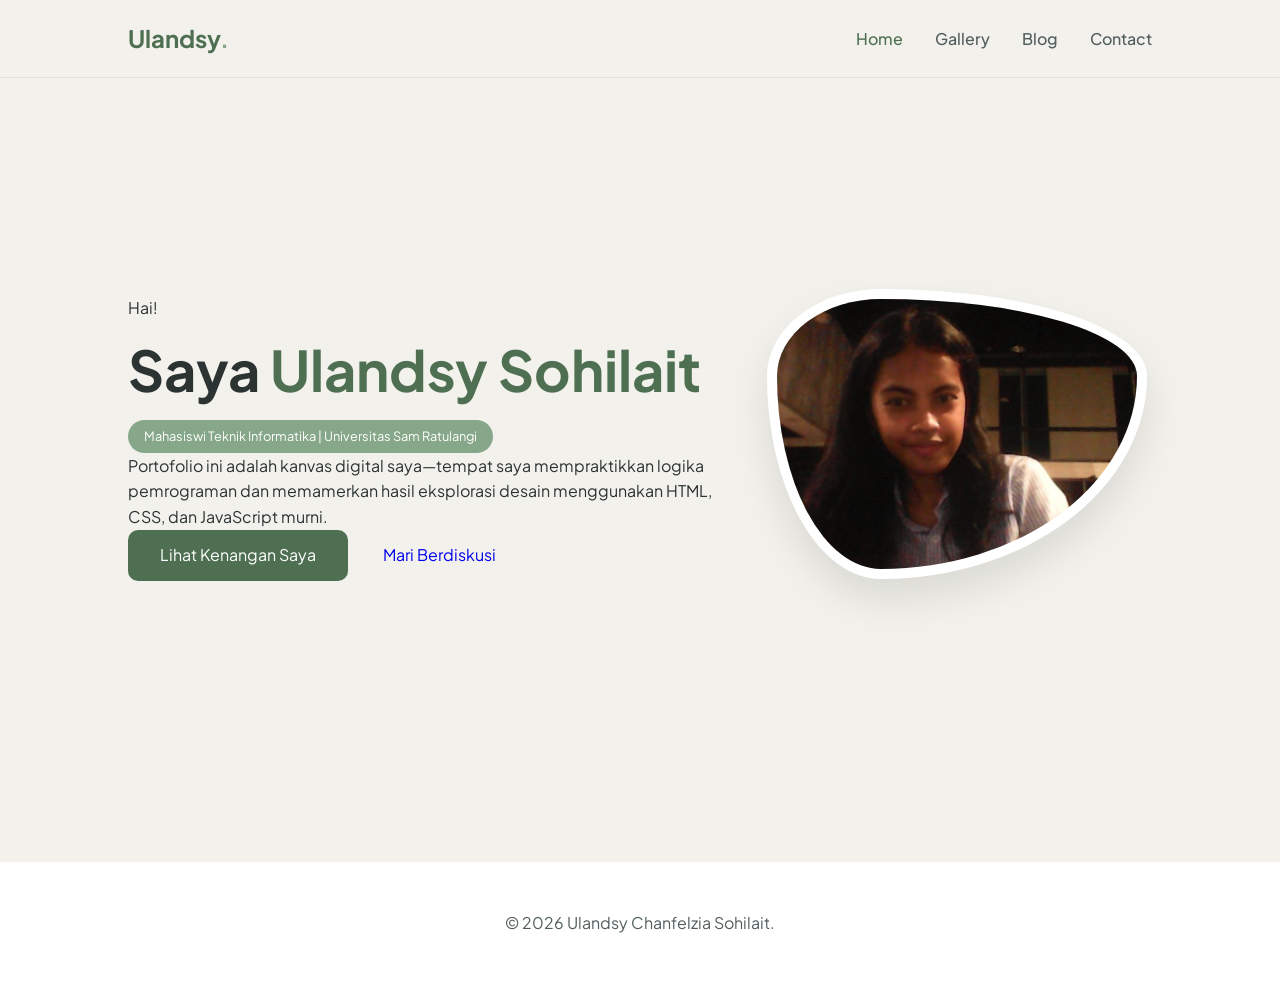
<file: index.html>
<!doctype html>
<html lang="id">
  <head>
    <meta charset="UTF-8" />
    <meta name="viewport" content="width=device-width, initial-scale=1.0" />
    <title>Ulandsy Sohilait | Personal Portfolio</title>

    <link rel="preconnect" href="https://fonts.googleapis.com" />
    <link rel="preconnect" href="https://fonts.gstatic.com" crossorigin />
    <link
      href="https://fonts.googleapis.com/css2?family=Plus+Jakarta+Sans:wght@400;500;600;700&display=swap"
      rel="stylesheet"
    />

    <link rel="stylesheet" href="css/style.css" />

    <link rel="shortcut icon" href="ico/favicon.ico" />
    <link rel="apple-touch-icon" sizes="180x180" href="/apple-touch-icon.png" />
    <link rel="icon" type="image/png" sizes="32x32" href="/favicon-32x32.png" />
    <link rel="icon" type="image/png" sizes="16x16" href="/favicon-16x16.png" />
    <link rel="manifest" href="ico/site.webmanifest" />
  </head>

  <body>
    <nav class="navbar">
      <div class="logo">Ulandsy<span>.</span></div>
      <div class="menu-toggle" id="mobile-menu">
        <span class="bar"></span>
        <span class="bar"></span>
        <span class="bar"></span>
      </div>
      <ul class="nav-links">
        <li><a href="index.html" class="active">Home</a></li>
        <li><a href="gallery.html">Gallery</a></li>
        <li><a href="blog.html">Blog</a></li>
        <li><a href="contact.html">Contact</a></li>
      </ul>
    </nav>

    <main>
      <section class="hero">
        <div class="hero-text fade-in-up">
          <p class="greeting">Hai!</p>
          <h1 class="title">
            Saya <span class="highlight">Ulandsy Sohilait</span>
          </h1>

          <div class="role-badge">
            Mahasiswi Teknik Informatika | Universitas Sam Ratulangi
          </div>

          <div class="bio">
            <p>
              Portofolio ini adalah kanvas digital saya—tempat saya
              mempraktikkan logika pemrograman dan memamerkan hasil eksplorasi
              desain menggunakan HTML, CSS, dan JavaScript murni.
            </p>
          </div>

          <div class="cta-buttons">
            <a href="gallery.html" class="btn btn-primary"
              >Lihat Kenangan Saya</a
            >
            <a href="contact.html" class="btn btn-outline">Mari Berdiskusi</a>
          </div>
        </div>

        <div class="hero-image fade-in-up">
          <div class="image-frame">
            <img
              src="images/fotoprofil.jpg"
              alt="Ulandsy Chanfelzia Sohilait"
              class="profile-img"
            />
            <div class="decoration-box"></div>
          </div>
        </div>
      </section>
    </main>

    <footer>
      <p>&copy; 2026 Ulandsy Chanfelzia Sohilait.</p>
    </footer>

    <script src="js/script.js"></script>
  </body>
</html>
</file>
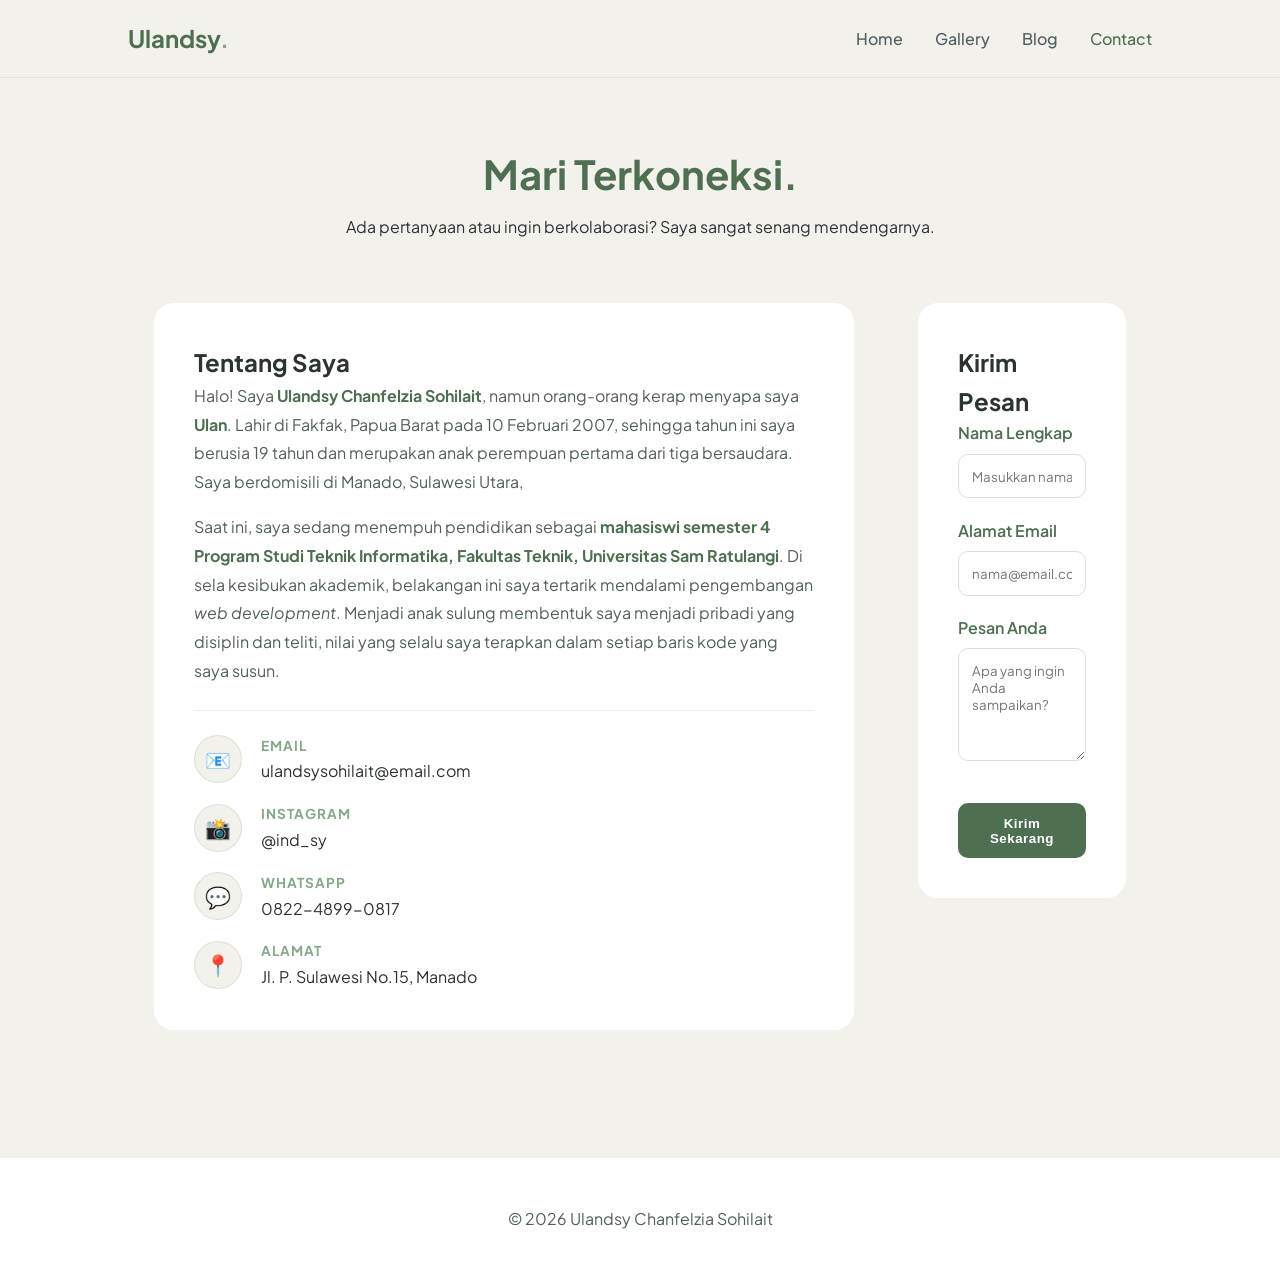
<file: contact.html>
<!doctype html>
<html lang="id">
  <head>
    <meta charset="UTF-8" />
    <meta name="viewport" content="width=device-width, initial-scale=1.0" />
    <title>Contact | Ulandsy Sohilait</title>

    <link rel="preconnect" href="https://fonts.googleapis.com" />
    <link rel="preconnect" href="https://fonts.gstatic.com" crossorigin />
    <link
      href="https://fonts.googleapis.com/css2?family=Plus+Jakarta+Sans:wght@400;500;600;700&display=swap"
      rel="stylesheet"
    />
    <link rel="stylesheet" href="css/style.css" />

    <link rel="shortcut icon" href="ico/favicon.ico" />
    <link
      rel="apple-touch-icon"
      sizes="180x180"
      href="ico/apple-touch-icon.png"
    />
    <link
      rel="icon"
      type="image/png"
      sizes="32x32"
      href="ico/favicon-32x32.png"
    />
    <link
      rel="icon"
      type="image/png"
      sizes="16x16"
      href="ico/favicon-16x16.png"
    />
    <link rel="manifest" href="ico/site.webmanifest" />
  </head>
  <body>
    <nav class="navbar">
      <div class="logo">Ulandsy<span>.</span></div>
      <div class="menu-toggle" id="mobile-menu">
        <span class="bar"></span>
        <span class="bar"></span>
        <span class="bar"></span>
      </div>
      <ul class="nav-links">
        <li><a href="index.html">Home</a></li>
        <li><a href="gallery.html">Gallery</a></li>
        <li><a href="blog.html">Blog</a></li>
        <li><a href="contact.html" class="active">Contact</a></li>
      </ul>
    </nav>

    <main class="container">
      <header class="section-intro fade-in">
        <h1 class="page-title">Mari Terkoneksi<span>.</span></h1>
        <p class="page-subtitle">
          Ada pertanyaan atau ingin berkolaborasi? Saya sangat senang
          mendengarnya.
        </p>
      </header>

      <div class="contact-wrapper">
        <section class="contact-info fade-in">
          <div class="info-card">
            <h2>Tentang Saya</h2>

            <div class="personal-bio">
              <p>
                Halo! Saya <strong>Ulandsy Chanfelzia Sohilait</strong>, namun
                orang-orang kerap menyapa saya <strong>Ulan</strong>. Lahir di
                Fakfak, Papua Barat pada 10 Februari 2007, sehingga tahun ini
                saya berusia 19 tahun dan merupakan anak perempuan pertama dari
                tiga bersaudara. Saya berdomisili di Manado, Sulawesi Utara,
              </p>
              <p style="margin-top: 10px">
                Saat ini, saya sedang menempuh pendidikan sebagai
                <strong
                  >mahasiswi semester 4 Program Studi Teknik Informatika,
                  Fakultas Teknik, Universitas Sam Ratulangi</strong
                >. Di sela kesibukan akademik, belakangan ini saya tertarik
                mendalami pengembangan <em>web development</em>. Menjadi anak
                sulung membentuk saya menjadi pribadi yang disiplin dan teliti,
                nilai yang selalu saya terapkan dalam setiap baris kode yang
                saya susun.
              </p>
            </div>

            <hr class="divider" />

            <div class="info-list">
              <div class="info-item">
                <div class="info-icon">📧</div>
                <div class="info-text">
                  <strong>Email</strong>
                  <p>ulandsysohilait@email.com</p>
                </div>
              </div>
              <div class="info-item">
                <div class="info-icon">📸</div>
                <div class="info-text">
                  <strong>Instagram</strong>
                  <p>
                    <a href="https://www.instagram.com/ind_sy" target="_blank"
                      >@ind_sy</a
                    >
                  </p>
                </div>
              </div>
              <div class="info-item">
                <div class="info-icon">💬</div>
                <div class="info-text">
                  <strong>WhatsApp</strong>
                  <p>0822-4899-0817</p>
                </div>
              </div>
              <div class="info-item">
                <div class="info-icon">📍</div>
                <div class="info-text">
                  <strong>Alamat</strong>
                  <p>Jl. P. Sulawesi No.15, Manado</p>
                </div>
              </div>
            </div>
          </div>
        </section>

        <section class="contact-form-section fade-in">
          <div class="form-card">
            <h2>Kirim Pesan</h2>
            <form
              id="contactForm"
              action="https://formspree.io/f/xwvyqodl"
              method="POST"
            >
              <div class="form-group">
                <label for="nama">Nama Lengkap</label>
                <input
                  type="text"
                  id="nama"
                  name="name"
                  placeholder="Masukkan nama Anda"
                  required
                />
              </div>

              <div class="form-group">
                <label for="email">Alamat Email</label>
                <input
                  type="email"
                  id="email"
                  name="email"
                  placeholder="nama@email.com"
                  required
                />
              </div>

              <div class="form-group">
                <label for="pesan">Pesan Anda</label>
                <textarea
                  id="pesan"
                  name="message"
                  rows="5"
                  placeholder="Apa yang ingin Anda sampaikan?"
                  required
                ></textarea>
              </div>

              <button type="submit" class="btn btn-primary btn-full">
                Kirim Sekarang
              </button>
            </form>
          </div>
        </section>
      </div>
    </main>

    <footer>
      <p>© 2026 Ulandsy Chanfelzia Sohilait</p>
    </footer>

    <script src="js/script.js"></script>
  </body>
</html>
</file>
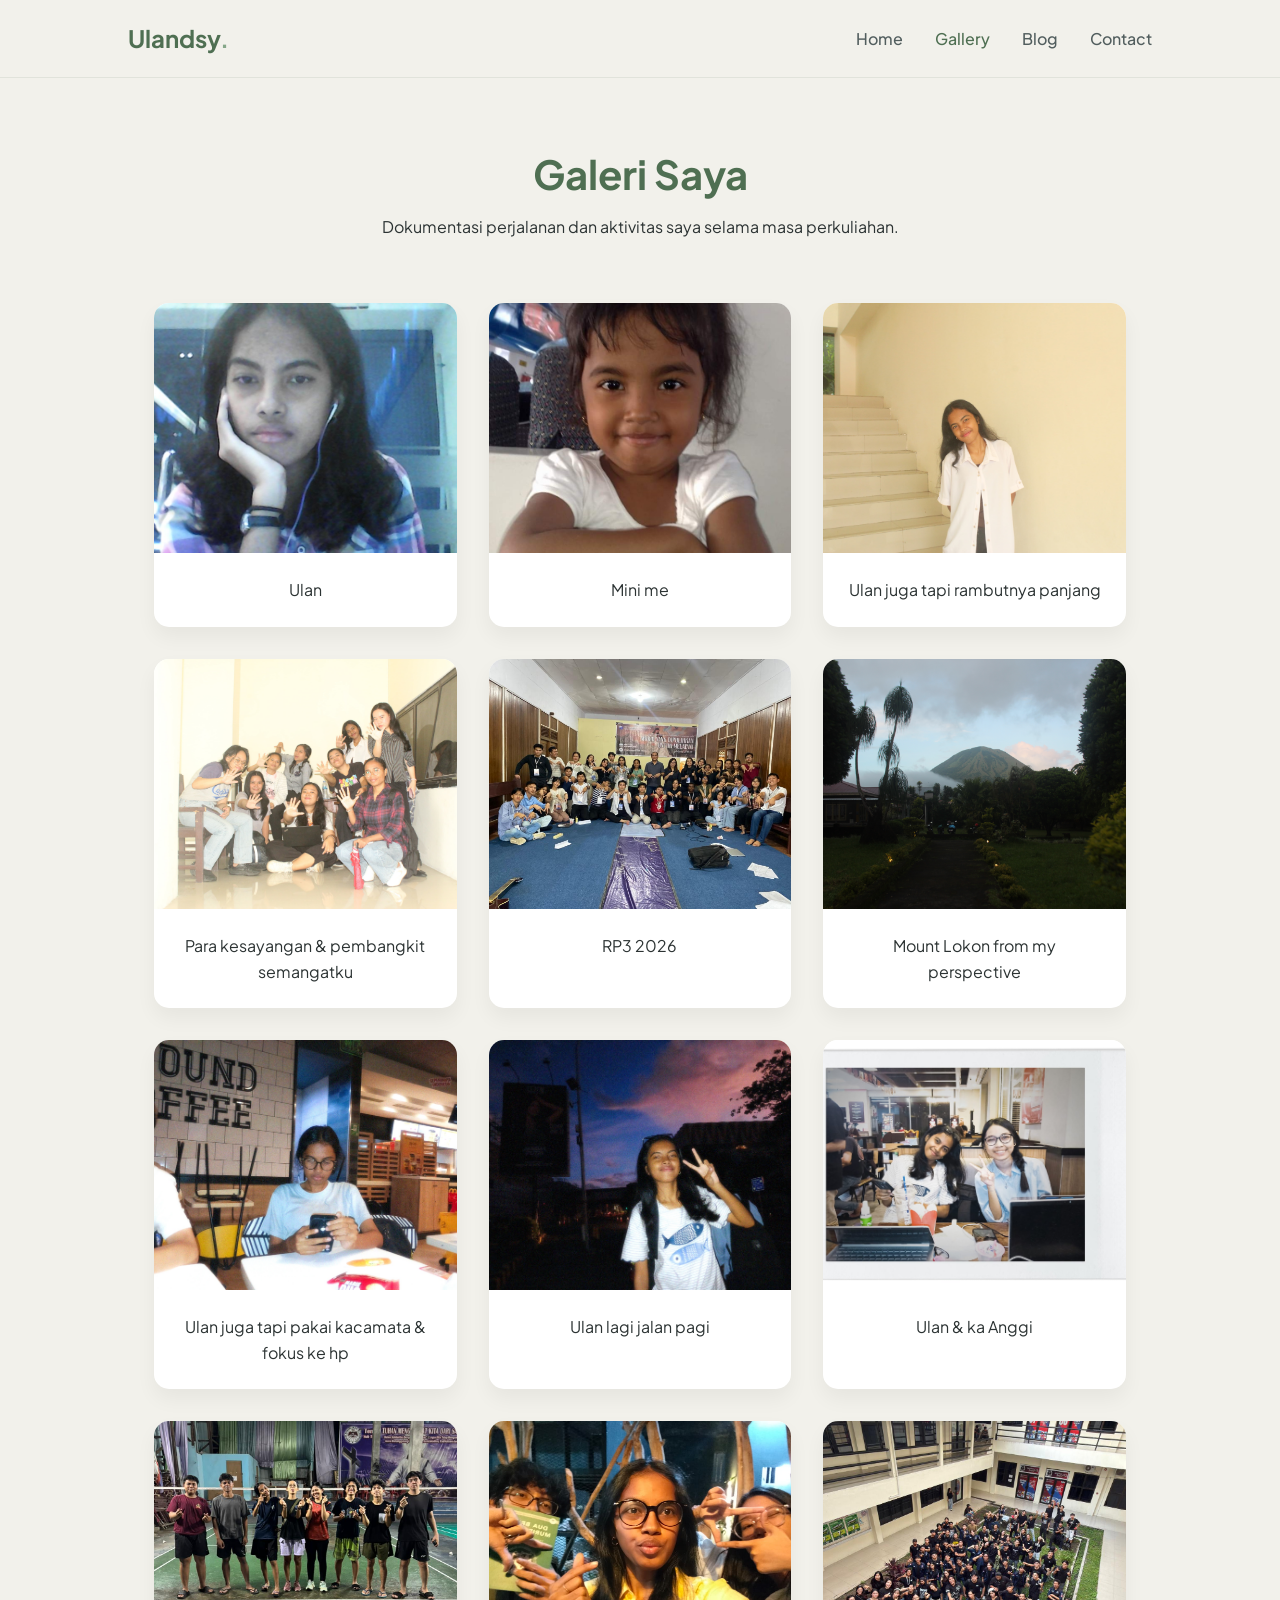
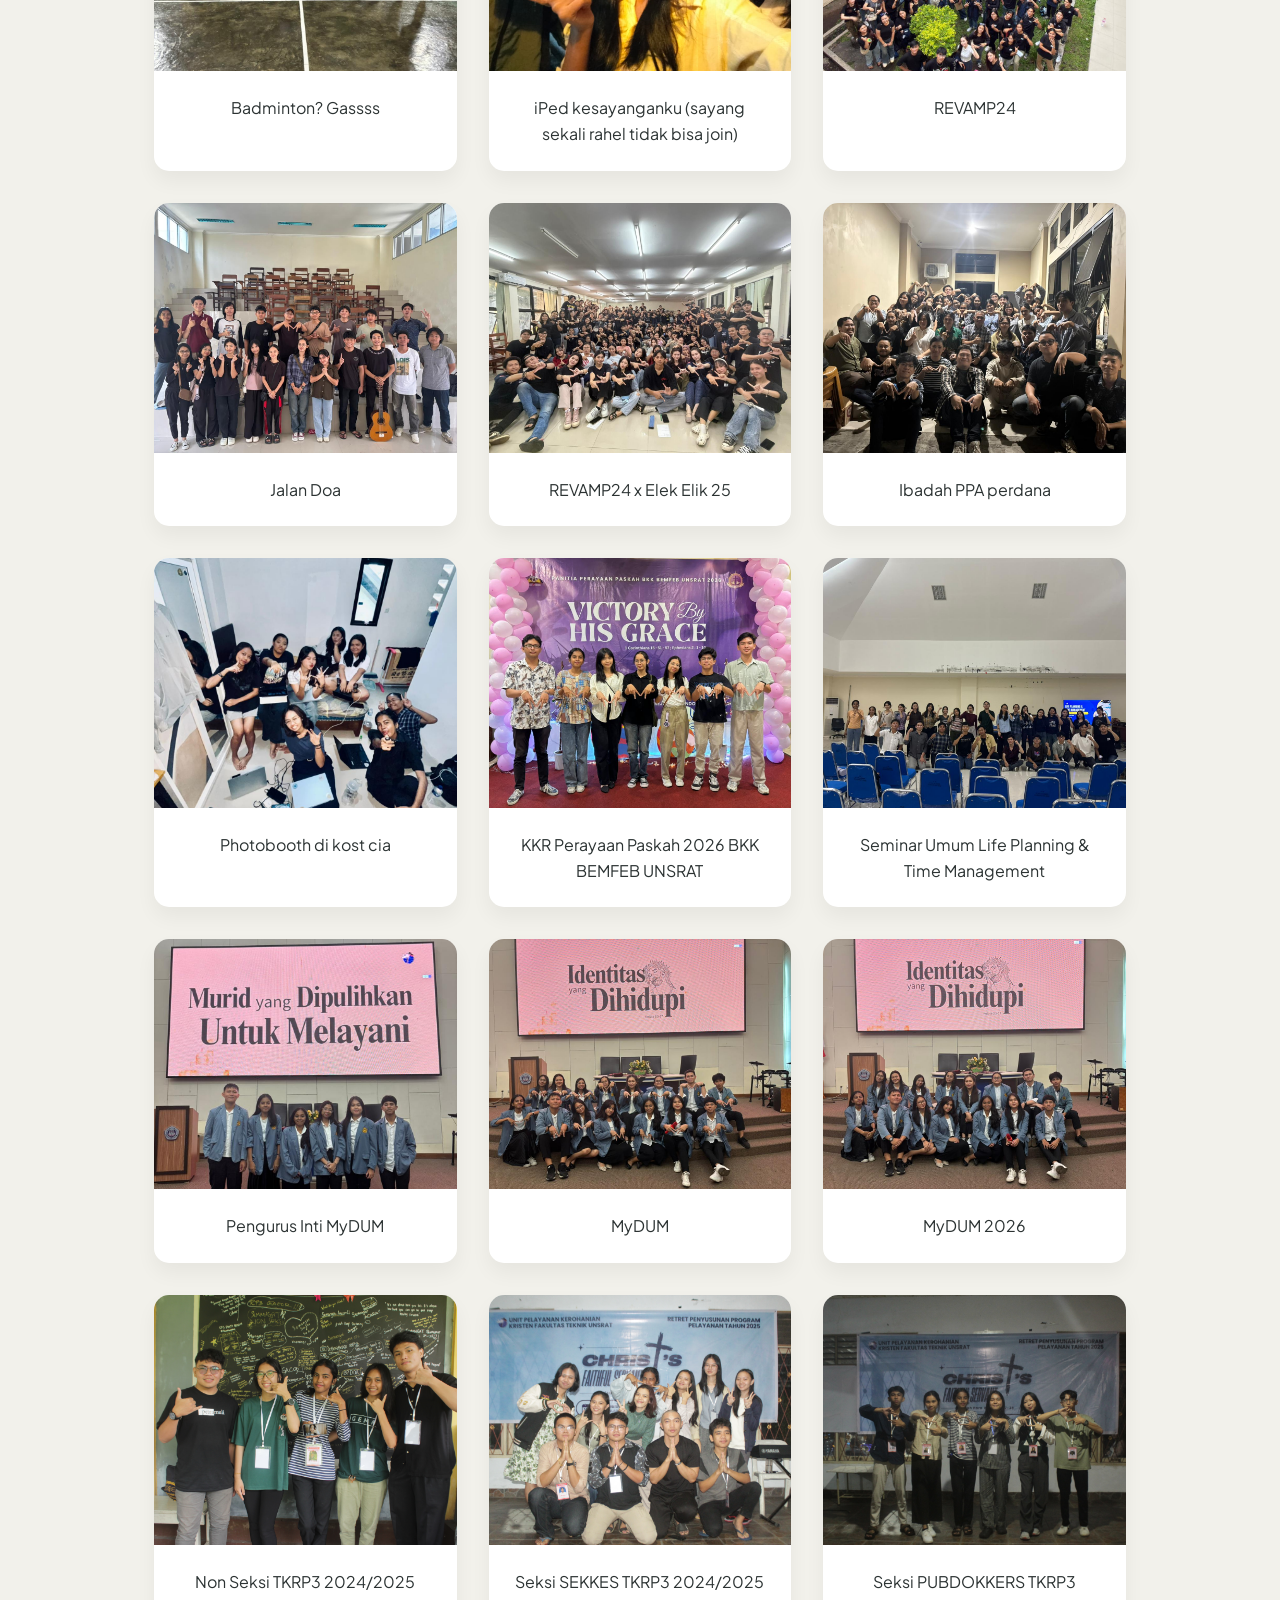
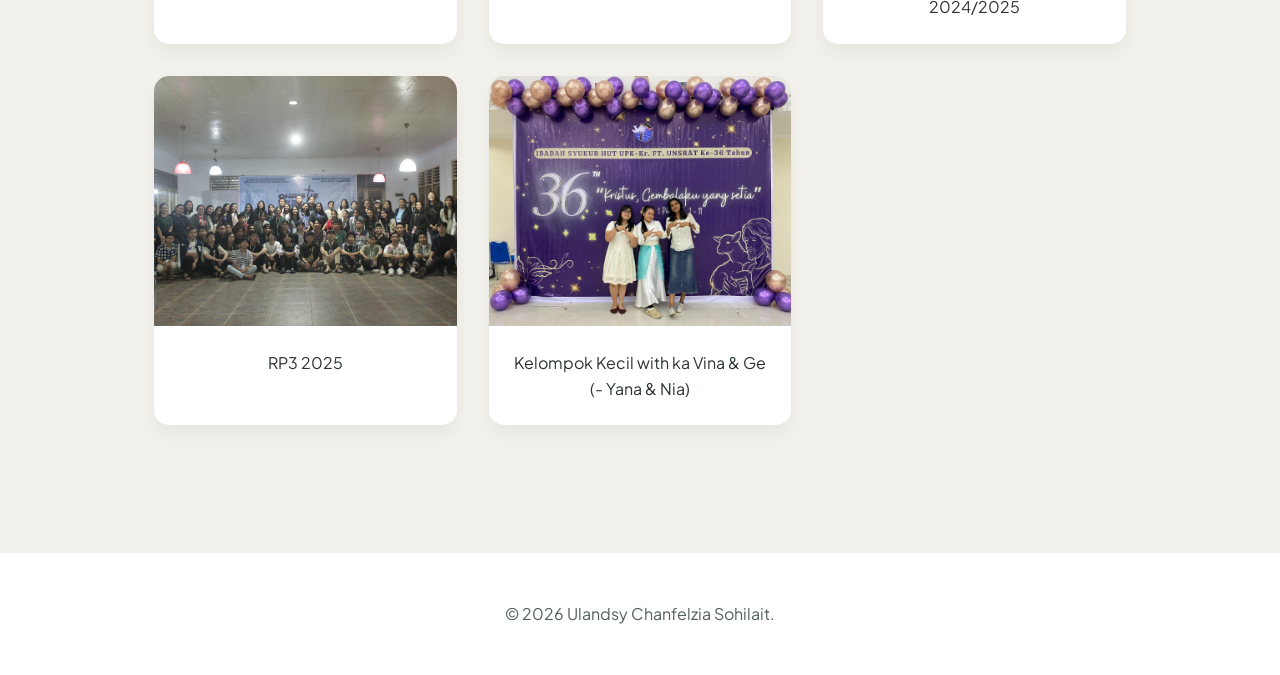
<file: gallery.html>
<!doctype html>
<html lang="id">
  <head>
    <meta charset="UTF-8" />
    <meta name="viewport" content="width=device-width, initial-scale=1.0" />
    <title>Gallery | Ulandsy Sohilait</title>

    <!-- Google Fonts -->
    <link rel="preconnect" href="https://fonts.googleapis.com" />
    <link rel="preconnect" href="https://fonts.gstatic.com" crossorigin />
    <link
      href="https://fonts.googleapis.com/css2?family=Plus+Jakarta+Sans:wght@400;500;600;700&display=swap"
      rel="stylesheet"
    />

    <link rel="stylesheet" href="css/style.css" />

    <link rel="shortcut icon" href="ico/favicon.ico">
    <link rel="apple-touch-icon" sizes="180x180" href="/apple-touch-icon.png">
    <link rel="icon" type="image/png" sizes="32x32" href="/favicon-32x32.png">
    <link rel="icon" type="image/png" sizes="16x16" href="/favicon-16x16.png">
    <link rel="manifest" href="ico/site.webmanifest">
  </head>
  <body>
    <nav class="navbar">
      <div class="logo">Ulandsy<span>.</span></div>
      <div class="menu-toggle" id="mobile-menu">
        <span class="bar"></span>
        <span class="bar"></span>
        <span class="bar"></span>
      </div>
      <ul class="nav-links">
        <li><a href="index.html">Home</a></li>
        <li><a href="gallery.html" class="active">Gallery</a></li>
        <li><a href="blog.html">Blog</a></li>
        <li><a href="contact.html">Contact</a></li>
      </ul>
    </nav>

    <main class="container">
      <header class="section-intro fade-in">
        <h1 class="page-title">Galeri Saya</h1>
        <p class="page-subtitle">
          Dokumentasi perjalanan dan aktivitas saya selama masa perkuliahan.
        </p>
      </header>

      <div class="gallery-grid">
        <div class="gallery-card fade-in">
          <div class="img-wrapper">
            <img
              src="images/foto1.jpg"
              alt="Ulandsy sedang mengerjakan tugas"
            />
            <div class="img-overlay"><span>Zoom</span></div>
          </div>
          <div class="img-info">
            <p>Ulan</p>
          </div>
        </div>

        <div class="gallery-card fade-in">
          <div class="img-wrapper">
            <img src="images/foto2.jpg" alt="Foto masa kecil Ulandsy" />
            <div class="img-overlay"><span>Zoom</span></div>
          </div>
          <div class="img-info"><p>Mini me</p></div>
        </div>

        <div class="gallery-card fade-in">
          <div class="img-wrapper">
            <img src="images/foto3.jpg" alt="Ulandsy semester 2" />
            <div class="img-overlay"><span>Zoom</span></div>
          </div>
          <div class="img-info">
            <p>Ulan juga tapi rambutnya panjang</p>
          </div>
        </div>

        <div class="gallery-card fade-in">
          <div class="img-wrapper">
            <img src="images/foto4.jpg" alt="Ulandsy bersama teman-teman" />
            <div class="img-overlay"><span>Zoom</span></div>
          </div>
          <div class="img-info">
            <p>Para kesayangan & pembangkit semangatku</p>
          </div>
        </div>

        <div class="gallery-card fade-in">
          <div class="img-wrapper">
            <img src="images/foto5.jpg" alt="Ulandsy bersama PPA" />
            <div class="img-overlay"><span>Zoom</span></div>
          </div>
          <div class="img-info">
            <p>RP3 2026</p>
          </div>
        </div>

        <div class="gallery-card fade-in">
          <div class="img-wrapper">
            <img src="images/foto6.JPG" alt="Hobi fotografi" />
            <div class="img-overlay"><span>Zoom</span></div>
          </div>
          <div class="img-info">
            <p>Mount Lokon from my perspective</p>
          </div>
        </div>

        <div class="gallery-card fade-in">
          <div class="img-wrapper">
            <img src="images/foto7.jpg" alt="Deskripsi foto 7" />
            <div class="img-overlay"><span>Zoom</span></div>
          </div>
          <div class="img-info">
            <p>Ulan juga tapi pakai kacamata & fokus ke hp</p>
          </div>
        </div>

        <div class="gallery-card fade-in">
          <div class="img-wrapper">
            <img src="images/foto8.jpg" alt="Deskripsi foto 8" />
            <div class="img-overlay"><span>Zoom</span></div>
          </div>
          <div class="img-info">
            <p>Ulan lagi jalan pagi</p>
          </div>
        </div>

        <div class="gallery-card fade-in">
          <div class="img-wrapper">
            <img src="images/foto9.jpg" alt="Deskripsi foto 9" />
            <div class="img-overlay"><span>Zoom</span></div>
          </div>
          <div class="img-info">
            <p>Ulan & ka Anggi</p>
          </div>
        </div>

        <div class="gallery-card fade-in">
          <div class="img-wrapper">
            <img src="images/foto10.jpg" alt="Deskripsi foto 10" />
            <div class="img-overlay"><span>Zoom</span></div>
          </div>
          <div class="img-info">
            <p>Badminton? Gassss</p>
          </div>
        </div>

        <div class="gallery-card fade-in">
          <div class="img-wrapper">
            <img src="images/foto11.jpg" alt="Deskripsi foto 11" />
            <div class="img-overlay"><span>Zoom</span></div>
          </div>
          <div class="img-info">
            <p>iPed kesayanganku (sayang sekali rahel tidak bisa join)</p>
          </div>
        </div>

        <div class="gallery-card fade-in">
          <div class="img-wrapper">
            <img src="images/foto12.jpg" alt="Deskripsi foto 12" />
            <div class="img-overlay"><span>Zoom</span></div>
          </div>
          <div class="img-info">
            <p>REVAMP24</p>
          </div>
        </div>

        <div class="gallery-card fade-in">
          <div class="img-wrapper">
            <img src="images/foto13.jpg" alt="Deskripsi foto 13" />
            <div class="img-overlay"><span>Zoom</span></div>
          </div>
          <div class="img-info">
            <p>Jalan Doa</p>
          </div>
        </div>

        <div class="gallery-card fade-in">
          <div class="img-wrapper">
            <img src="images/foto14.jpg" alt="Deskripsi foto 14" />
            <div class="img-overlay"><span>Zoom</span></div>
          </div>
          <div class="img-info">
            <p>REVAMP24 x Elek Elik 25</p>
          </div>
        </div>

        <div class="gallery-card fade-in">
          <div class="img-wrapper">
            <img src="images/foto15.jpg" alt="Deskripsi foto 15" />
            <div class="img-overlay"><span>Zoom</span></div>
          </div>
          <div class="img-info">
            <p>Ibadah PPA perdana</p>
          </div>
        </div>

        <div class="gallery-card fade-in">
          <div class="img-wrapper">
            <img src="images/foto16.jpg" alt="Deskripsi foto 16" />
            <div class="img-overlay"><span>Zoom</span></div>
          </div>
          <div class="img-info">
            <p>Photobooth di kost cia</p>
          </div>
        </div>

        <div class="gallery-card fade-in">
          <div class="img-wrapper">
            <img src="images/foto17.jpg" alt="Deskripsi foto 17" />
            <div class="img-overlay"><span>Zoom</span></div>
          </div>
          <div class="img-info">
            <p>KKR Perayaan Paskah 2026 BKK BEMFEB UNSRAT</p>
          </div>
        </div>

        <div class="gallery-card fade-in">
          <div class="img-wrapper">
            <img src="images/foto18.jpg" alt="Deskripsi foto 18" />
            <div class="img-overlay"><span>Zoom</span></div>
          </div>
          <div class="img-info">
            <p>Seminar Umum Life Planning & Time Management</p>
          </div>
        </div>

        <div class="gallery-card fade-in">
          <div class="img-wrapper">
            <img src="images/foto19.jpg" alt="Deskripsi foto 18" />
            <div class="img-overlay"><span>Zoom</span></div>
          </div>
          <div class="img-info">
            <p>Pengurus Inti MyDUM</p>
          </div>
        </div>

        <div class="gallery-card fade-in">
          <div class="img-wrapper">
            <img src="images/foto20.jpg" alt="Deskripsi foto 18" />
            <div class="img-overlay"><span>Zoom</span></div>
          </div>
          <div class="img-info">
            <p>MyDUM</p>
          </div>
        </div>

        <div class="gallery-card fade-in">
          <div class="img-wrapper">
            <img src="images/foto21.jpg" alt="Deskripsi foto 18" />
            <div class="img-overlay"><span>Zoom</span></div>
          </div>
          <div class="img-info">
            <p>MyDUM 2026</p>
          </div>
        </div>

        <div class="gallery-card fade-in">
          <div class="img-wrapper">
            <img src="images/foto22.JPG" alt="Deskripsi foto 18" />
            <div class="img-overlay"><span>Zoom</span></div>
          </div>
          <div class="img-info">
            <p>Non Seksi TKRP3 2024/2025</p>
          </div>
        </div>

        <div class="gallery-card fade-in">
          <div class="img-wrapper">
            <img src="images/foto23.JPG" alt="Deskripsi foto 18" />
            <div class="img-overlay"><span>Zoom</span></div>
          </div>
          <div class="img-info">
            <p>Seksi SEKKES TKRP3 2024/2025</p>
          </div>
        </div>

        <div class="gallery-card fade-in">
          <div class="img-wrapper">
            <img src="images/foto24.JPG" alt="Deskripsi foto 18" />
            <div class="img-overlay"><span>Zoom</span></div>
          </div>
          <div class="img-info">
            <p>Seksi PUBDOKKERS TKRP3 2024/2025</p>
          </div>
        </div>

        <div class="gallery-card fade-in">
          <div class="img-wrapper">
            <img src="images/foto25.JPG" alt="Deskripsi foto 18" />
            <div class="img-overlay"><span>Zoom</span></div>
          </div>
          <div class="img-info">
            <p>RP3 2025</p>
          </div>
        </div>

        <div class="gallery-card fade-in">
          <div class="img-wrapper">
            <img src="images/foto26.jpg" alt="Deskripsi foto 18" />
            <div class="img-overlay"><span>Zoom</span></div>
          </div>
          <div class="img-info">
            <p>Kelompok Kecil with ka Vina & Ge (- Yana & Nia)</p>
          </div>
        </div>
      </div>
    </main>

    <div id="imageModal" class="modal">
      <span class="close-modal">&times;</span>
      <img class="modal-content" id="imgFull" />
    </div>

    <footer>
      <p>&copy; 2026 Ulandsy Chanfelzia Sohilait.</p>
    </footer>

    <script src="js/script.js"></script>
  </body>
</html>
</file>
<file: css/style.css>
/* --- VARIABLES & FONTS --- */
:root {
  --primary-sage: #4f6f52;
  --medium-sage: #739072;
  --light-sage: #86a789;
  --soft-cream: #f2f1eb;
  --white: #ffffff;
  --text-main: #2c3333;
  --text-muted: #525e5e;
  --transition: all 0.3s cubic-bezier(0.4, 0, 0.2, 1);
}

* {
  margin: 0;
  padding: 0;
  box-sizing: border-box;
}

body {
  font-family: "Plus Jakarta Sans", sans-serif;
  background-color: var(--soft-cream);
  color: var(--text-main);
  line-height: 1.6;
  overflow-x: hidden;
}

/* --- NAVBAR --- */
.navbar {
  display: flex;
  justify-content: space-between;
  align-items: center;
  padding: 1.2rem 10%;
  background: rgba(242, 241, 235, 0.9);
  backdrop-filter: blur(10px);
  position: sticky;
  top: 0;
  z-index: 1000;
  border-bottom: 1px solid rgba(79, 111, 82, 0.1);
}

.logo {
  font-size: 1.5rem;
  font-weight: 700;
  color: var(--primary-sage);
}

.logo span {
  color: var(--light-sage);
}

.nav-links {
  display: flex;
  list-style: none;
  gap: 2rem;
}

.nav-links a {
  text-decoration: none;
  color: var(--text-muted);
  font-weight: 500;
  transition: var(--transition);
}

.nav-links a:hover,
.nav-links a.active {
  color: var(--primary-sage);
}

/* --- LAYOUT UTAMA --- */
.container {
  max-width: 1100px;
  margin: 0 auto;
  padding: 4rem 5%;
}

.section-intro {
  text-align: center;
  margin-bottom: 4rem;
}

.page-title {
  font-size: 2.5rem;
  color: var(--primary-sage);
  margin-bottom: 0.5rem;
}

/* --- HERO SECTION (INDEX) --- */
.hero {
  display: flex;
  align-items: center;
  justify-content: space-between;
  min-height: 80vh;
  padding: 0 10%;
  gap: 3rem;
}

.hero-text {
  flex: 1.2;
}
.hero-image {
  flex: 0.8;
  display: flex;
  justify-content: center;
  position: relative;
}

.title {
  font-size: 3.5rem;
  line-height: 1.2;
  margin: 1rem 0;
}
.highlight {
  color: var(--primary-sage);
}

.role-badge {
  background: var(--light-sage);
  color: var(--white);
  padding: 0.4rem 1rem;
  border-radius: 50px;
  font-size: 0.8rem;
  display: inline-block;
}

.profile-img {
  width: 100%;
  max-width: 380px;
  border-radius: 30% 70% 70% 30% / 30% 30% 70% 70%;
  border: 10px solid var(--white);
  box-shadow: 0 20px 40px rgba(0, 0, 0, 0.1);
}

/* --- GALLERY GRID --- */
.gallery-grid {
  display: grid;
  grid-template-columns: repeat(auto-fit, minmax(300px, 1fr));
  gap: 2rem;
}

.gallery-card {
  background: var(--white);
  border-radius: 15px;
  overflow: hidden;
  box-shadow: 0 10px 20px rgba(0, 0, 0, 0.05);
  transition: var(--transition);
}

.gallery-card:hover {
  transform: translateY(-10px);
}

.img-wrapper {
  position: relative;
  height: 250px;
  overflow: hidden;
  cursor: pointer;
}
.img-wrapper img {
  width: 100%;
  height: 100%;
  object-fit: cover;
  transition: var(--transition);
}
.gallery-card:hover img {
  transform: scale(1.1);
}

.img-overlay {
  position: absolute;
  top: 0;
  left: 0;
  width: 100%;
  height: 100%;
  background: rgba(79, 111, 82, 0.4);
  display: flex;
  align-items: center;
  justify-content: center;
  opacity: 0;
  transition: var(--transition);
  color: white;
  font-weight: bold;
}
.img-wrapper:hover .img-overlay {
  opacity: 1;
}

.img-info {
  padding: 1.5rem;
  text-align: center;
}

/* --- BLOG CARDS --- */
.blog-container {
  display: flex;
  flex-direction: column;
  gap: 2.5rem;
}
.blog-card {
  background: var(--white);
  padding: 2.5rem;
  border-radius: 20px;
  border-left: 8px solid var(--light-sage);
}

.blog-category {
  color: var(--light-sage);
  font-size: 0.8rem;
  font-weight: 700;
  text-transform: uppercase;
}
.blog-full-content {
  display: none;
  margin-top: 1.5rem;
  border-top: 1px solid #eee;
  padding-top: 1.5rem;
}
.read-more-btn {
  margin-top: 1.5rem;
  background: none;
  border: 1px solid var(--primary-sage);
  color: var(--primary-sage);
  padding: 0.6rem 1.5rem;
  border-radius: 8px;
  cursor: pointer;
  font-weight: 600;
}
.read-more-btn:hover {
  background: var(--primary-sage);
  color: white;
}

/* --- CONTACT SECTION --- */
.contact-wrapper {
  display: flex;
  gap: 4rem;
  align-items: flex-start;
}
.info-card,
.form-card {
  background: var(--white);
  padding: 2.5rem;
  border-radius: 20px;
  flex: 1;
}
.info-item {
  display: flex;
  gap: 1rem;
  margin-top: 1.5rem;
}
.info-icon {
  font-size: 1.5rem;
}

.form-group {
  margin-bottom: 1.2rem;
}
.form-group label {
  display: block;
  margin-bottom: 0.5rem;
  font-weight: 600;
  color: var(--primary-sage);
}
.form-group input,
.form-group textarea {
  width: 100%;
  padding: 0.8rem;
  border: 1px solid #ddd;
  border-radius: 10px;
  font-family: inherit;
}

.btn {
  padding: 0.8rem 2rem;
  border-radius: 10px;
  text-decoration: none;
  display: inline-block;
  transition: var(--transition);
  border: none;
  cursor: pointer;
}
.btn-primary {
  background: var(--primary-sage);
  color: white;
}
.btn-primary:hover {
  background: var(--medium-sage);
  transform: scale(1.05);
}

/* --- MODAL --- */
.modal {
  display: none;
  position: fixed;
  z-index: 2000;
  top: 0;
  left: 0;
  width: 100%;
  height: 100%;
  background: rgba(0, 0, 0, 0.9);
  justify-content: center;
  align-items: center;
}
.modal-content {
  max-width: 80%;
  max-height: 80%;
  border-radius: 10px;
}
.close-modal {
  position: absolute;
  top: 20px;
  right: 30px;
  color: white;
  font-size: 40px;
  cursor: pointer;
}

/* --- ANIMASI --- */
.fade-in {
  animation: fadeIn 1s ease-in forwards;
}
@keyframes fadeIn {
  from {
    opacity: 0;
    transform: translateY(20px);
  }
  to {
    opacity: 1;
    transform: translateY(0);
  }
}

/* --- FOOTER --- */
footer {
  text-align: center;
  padding: 3rem;
  background: var(--white);
  margin-top: 4rem;
  color: var(--text-muted);
}

/* --- MOBILE MENU TOGGLE --- */
.menu-toggle {
  display: none;
  flex-direction: column;
  cursor: pointer;
  gap: 6px;
}

.bar {
  width: 25px;
  height: 3px;
  background-color: var(--primary-sage);
  border-radius: 3px;
  transition: var(--transition);
}

/* --- RESPONSIVE --- */
@media (max-width: 850px) {
  .menu-toggle {
    display: flex;
  }

  .nav-links {
    position: absolute;
    top: 100%;
    left: -100%;
    width: 100%;
    background: rgba(242, 241, 235, 0.95);
    backdrop-filter: blur(10px);
    flex-direction: column;
    text-align: center;
    padding: 2rem 0;
    transition: var(--transition);
    border-bottom: 2px solid var(--primary-sage);
    box-shadow: 0 10px 15px rgba(0, 0, 0, 0.05);
  }

  .nav-links.active {
    left: 0;
  }

  .nav-links li {
    margin: 1.5rem 0;
  }

  .hero,
  .contact-wrapper {
    flex-direction: column;
    text-align: center;
  }
  .hero-image {
    order: -1;
  }
}

.bible-verse {
  margin-bottom: 2rem;
  padding: 1.5rem;
  background-color: rgba(134, 167, 137, 0.05);
  border-radius: 12px;
  border-left: 2px solid var(--light-sage);
}

.bible-verse p {
  font-style: italic;
  color: var(--text-main);
}

.bible-verse cite {
  display: block;
  margin-top: 0.8rem;
  font-weight: 700;
  font-style: normal;
  color: var(--primary-sage);
}

.blog-conclusion {
  margin-top: 2.5rem;
  font-weight: 500;
  color: var(--text-main);
  border-top: 1px solid rgba(79, 111, 82, 0.1);
  padding-top: 1.5rem;
  line-height: 1.8;
}

/* Penataan Bio Pribadi */
.personal-bio {
  margin-bottom: 0.5rem;
}

.personal-bio p {
  font-size: 1rem;
  color: var(--text-muted);
  line-height: 1.8;
  margin-bottom: 1rem;
}

.personal-bio strong {
  color: var(--primary-sage);
  font-weight: 700;
}

/* Garis Pemisah Halus */
.divider {
  border: 0;
  border-top: 1px solid rgba(79, 111, 82, 0.1);
  margin: 1.5rem 0;
}

/* Penyesuaian Info List agar Ikon Rapi */
.info-list {
  display: flex;
  flex-direction: column;
  gap: 1.2rem;
}

.info-item {
  display: flex;
  align-items: center;
  gap: 1.2rem;
  margin-top: 0;
}

.info-icon {
  width: 48px;
  height: 48px;
  background-color: var(--soft-cream);
  display: flex;
  align-items: center;
  justify-content: center;
  border-radius: 50%;
  font-size: 1.3rem;
  flex-shrink: 0;
  border: 1px solid rgba(134, 167, 137, 0.2);
}

.info-text strong {
  display: block;
  font-size: 0.85rem;
  text-transform: uppercase;
  letter-spacing: 1px;
  color: var(--light-sage);
  margin-bottom: 2px;
}

.info-text p,
.info-text a {
  margin: 0;
  font-size: 1rem;
  color: var(--text-main);
  text-decoration: none;
  transition: var(--transition);
}

.info-text a:hover {
  color: var(--primary-sage);
}

/* Tombol Kirim Full Width untuk Form */
.btn-full {
  width: 100%;
  margin-top: 1rem;
  font-weight: 600;
  letter-spacing: 0.5px;
}

/* Perbaikan Responsif Khusus Contact */
@media (max-width: 850px) {
  .contact-wrapper {
    gap: 2rem;
  }

  .info-card,
  .form-card {
    padding: 1.5rem;
  }
}
</file>
